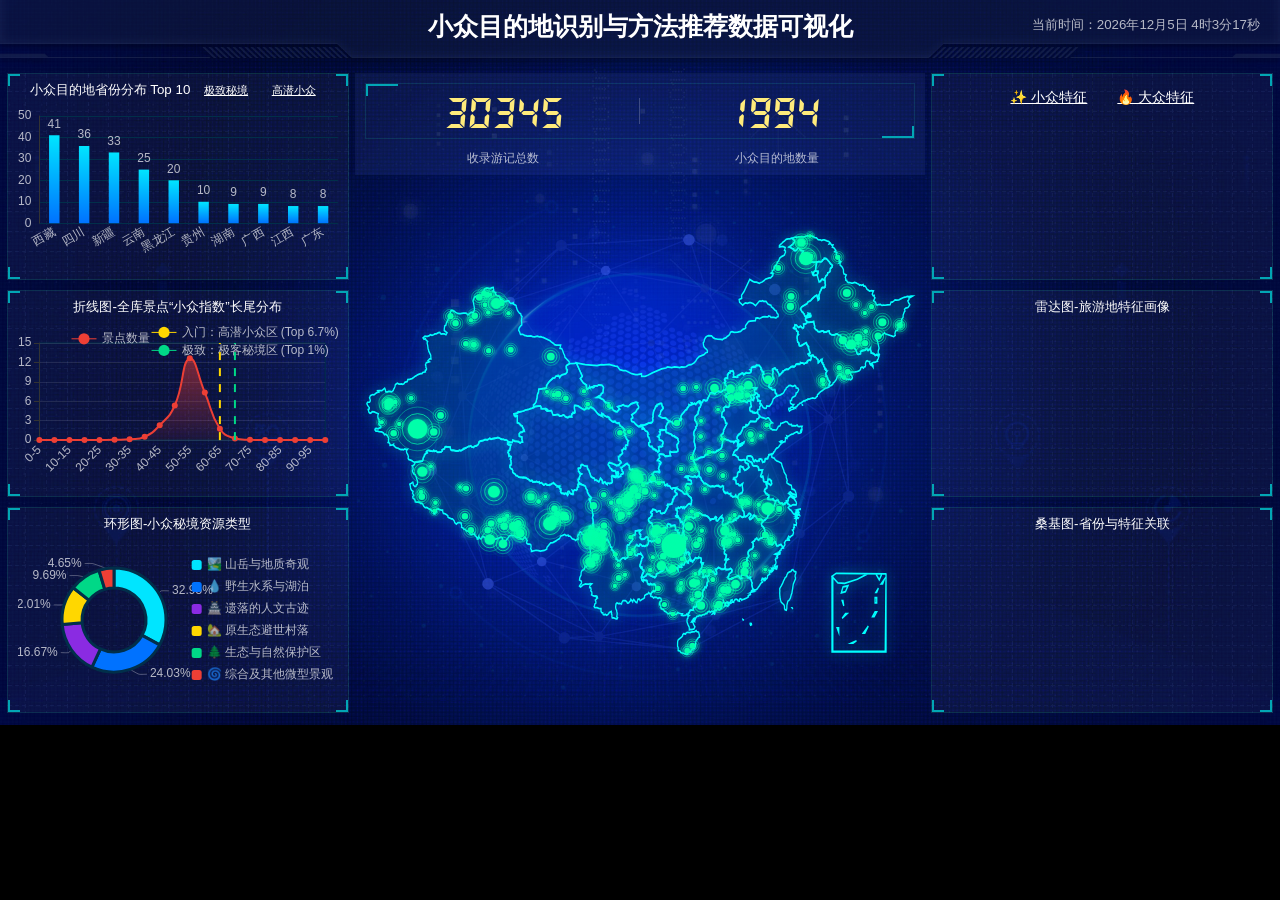
<file: index.html>
<!DOCTYPE html>
<html lang="en">
  <head>
    <meta charset="UTF-8" />
    <meta name="viewport" content="width=device-width, initial-scale=1.0" />
    <title>Document</title>
    <link rel="stylesheet" href="css/index.css" />
  </head>

  <body>
    <header>
      <h1>小众目的地识别与方法推荐数据可视化</h1>
      <div class="showTime">当前时间：2020年3月17-0时54分14秒</div>
      <script>
        var t = null;
        t = setTimeout(time, 1000); //開始运行
        function time() {
          clearTimeout(t); //清除定时器
          dt = new Date();
          var y = dt.getFullYear();
          var mt = dt.getMonth() + 1;
          var day = dt.getDate();
          var h = dt.getHours(); //获取时
          var m = dt.getMinutes(); //获取分
          var s = dt.getSeconds(); //获取秒
          document.querySelector(".showTime").innerHTML =
  "当前时间：" + y + "年" + mt + "月" + day + "日 " + h + "时" + m + "分" + s + "秒";
          t = setTimeout(time, 1000); //设定定时器，循环运行
        }
      </script>
    </header>
    <section class="mainbox">
      <div class="column">
        <div class="panel bar">
          <h2>小众目的地省份分布 Top 10
            <a href="javascript:;" style="font-size: 0.8em;">极致秘境</a>
            <a href="javascript:;" style="font-size: 0.8em;">高潜小众</a>
          </h2>
          <div class="chart"></div>
          <div class="panel-footer"></div>
        </div>
        <div class="panel line">
          <h2>折线图-全库景点“小众指数”长尾分布</h2>
          <div class="chart"></div>
          <div class="panel-footer"></div>
        </div>
        <div class="panel pie">
          <h2>环形图-小众秘境资源类型</h2>
          <div class="chart"></div>
          <div class="panel-footer"></div>
        </div>
      </div>
      <div class="column">
        <div class="no">
          <div class="no-hd">
            <ul>
              <li>30345</li>
              <li>1994</li>
            </ul>
          </div>
          <div class="no-bd">
            <ul>
              <li>收录游记总数</li>
              <li>小众目的地数量</li>
            </ul>
          </div>
        </div>
        <div class="map">
          <div class="chart"></div>
          <div class="map1"></div>
          <div class="map2"></div>
          <div class="map3"></div>
        </div>
      </div>

        <div class="column">

        <div class="panel wordcloud-panel">
            <div class="tab-nav">
                <a href="javascript:;" class="active" data-type="小众特征">✨ 小众特征</a>
                <a href="javascript:;" data-type="大众特征">🔥 大众特征</a>
            </div>
            <div class="chart wordcloud-chart" style="height: 240px;"></div>
            <div class="panel-footer"></div>
        </div>

        <div class="panel">
              <h2>雷达图-旅游地特征画像</h2>
              <div class="chart" id="radar"></div>
              <div class="panel-footer"></div>
        </div>

        <div class="panel">
                <h2>桑基图-省份与特征关联</h2>
                <div class="chart" id="sankey"></div>
                <div class="panel-footer"></div>
        </div>

      </div>
    </section>
    <script src="js/flexible.js"></script>
    <script src="js/jquery.js"></script>
    <script src="js/echarts.min.js"></script>

    <script src="https://cdn.bootcdn.net/ajax/libs/echarts-wordcloud/1.1.3/echarts-wordcloud.min.js"></script>    <script src="js/index.js"></script>
    <script src="js/china.js"></script>
    <script src="js/myMap.js"></script>
  </body>
</html>
</file>
<file: css/index.css>
* {
  margin: 0;
  padding: 0;
  box-sizing: border-box;
}
li {
  list-style: none;
}
@font-face {
  font-family: electronicFont;
  src: url(../font/DS-DIGIT.TTF);
}
body {
  font-family: Arial, Helvetica, sans-serif;
  margin: 0;
  padding: 0;
  /*  背景图定位 / 背景图尺寸  cover 完全铺满容器  contain 完整显示在容器内 */
  background: url(../images/bg.jpg) no-repeat #000;
  background-size: cover;
  /* 行高是字体1.15倍 */
  line-height: 1.15;
}
header {
  position: relative;
  height: 1.25rem;
  background: url(../images/head_bg.png) no-repeat top center;
  background-size: 100% 100%;
}
header h1 {
  font-size: 0.475rem;
  color: #fff;
  text-align: center;
  line-height: 1rem;
}
header .showTime {
  position: absolute;
  top: 0;
  right: 0.375rem;
  line-height: 0.9375rem;
  font-size: 0.25rem;
  color: rgba(255, 255, 255, 0.7);
}
.mainbox {
  min-width: 1024px;
  max-width: 1920px;
  padding: 0.125rem 0.125rem 0;
  display: flex;
}
.mainbox .column {
  flex: 3;
}
.mainbox .column:nth-child(2) {
  flex: 5;
  margin: 0 0.125rem 0.1875rem;
  overflow: hidden;
}
.panel {
  position: relative;
  height: 3.875rem;
  border: 1px solid rgba(25, 186, 139, 0.17);
  background: rgba(255, 255, 255, 0.04) url(../images/line\(1\).png);
  padding: 0 0.1875rem 0.5rem;
  margin-bottom: 0.1875rem;
}
.panel::before {
  position: absolute;
  top: 0;
  left: 0;
  content: "";
  width: 10px;
  height: 10px;
  border-top: 2px solid #02a6b5;
  border-left: 2px solid #02a6b5;
}
.panel::after {
  position: absolute;
  top: 0;
  right: 0;
  content: "";
  width: 10px;
  height: 10px;
  border-top: 2px solid #02a6b5;
  border-right: 2px solid #02a6b5;
}
.panel .panel-footer {
  position: absolute;
  left: 0;
  bottom: 0;
  width: 100%;
}
.panel .panel-footer::before {
  position: absolute;
  bottom: 0;
  left: 0;
  content: "";
  width: 10px;
  height: 10px;
  border-bottom: 2px solid #02a6b5;
  border-left: 2px solid #02a6b5;
}
.panel .panel-footer::after {
  position: absolute;
  bottom: 0;
  right: 0;
  content: "";
  width: 10px;
  height: 10px;
  border-bottom: 2px solid #02a6b5;
  border-right: 2px solid #02a6b5;
}
.panel h2 {
  height: 0.6rem;
  line-height: 0.6rem;
  text-align: center;
  color: #fff;
  font-size: 0.25rem;
  font-weight: 400;
}
.panel h2 a {
  margin: 0 0.1875rem;
  color: #fff;
  text-decoration: underline;
}
.panel .chart {
  height: 3rem;
}
.no {
  background: rgba(101, 132, 226, 0.1);
  padding: 0.1875rem;
}
.no .no-hd {
  position: relative;
  border: 1px solid rgba(25, 186, 139, 0.17);
}
.no .no-hd::before {
  content: "";
  position: absolute;
  width: 30px;
  height: 10px;
  border-top: 2px solid #02a6b5;
  border-left: 2px solid #02a6b5;
  top: 0;
  left: 0;
}
.no .no-hd::after {
  content: "";
  position: absolute;
  width: 30px;
  height: 10px;
  border-bottom: 2px solid #02a6b5;
  border-right: 2px solid #02a6b5;
  right: 0;
  bottom: 0;
}
.no .no-hd ul {
  display: flex;
}
.no .no-hd ul li {
  position: relative;
  flex: 1;
  text-align: center;
  height: 1rem;
  line-height: 1rem;
  font-size: 0.875rem;
  color: #ffeb7b;
  padding: 0.05rem 0;
  font-family: electronicFont;
  font-weight: bold;
}
.no .no-hd ul li:first-child::after {
  content: "";
  position: absolute;
  height: 50%;
  width: 1px;
  background: rgba(255, 255, 255, 0.2);
  right: 0;
  top: 25%;
}
.no .no-bd ul {
  display: flex;
}
.no .no-bd ul li {
  flex: 1;
  height: 0.5rem;
  line-height: 0.5rem;
  text-align: center;
  font-size: 0.225rem;
  color: rgba(255, 255, 255, 0.7);
  padding-top: 0.125rem;
}
.map {
  position: relative;
  height: 10.125rem;
}
.map .chart {
  position: absolute;
  top: 0;
  left: 0;
  z-index: 5;
  height: 10.125rem;
  width: 100%;
}
.map .map1,
.map .map2,
.map .map3 {
  position: absolute;
  top: 50%;
  left: 50%;
  transform: translate(-50%, -50%);
  width: 6.475rem;
  height: 6.475rem;
  background: url(../images/map.png) no-repeat;
  background-size: 100% 100%;
  opacity: 0.3;
}
.map .map2 {
  width: 8.0375rem;
  height: 8.0375rem;
  background-image: url(../images/lbx.png);
  opacity: 0.6;
  animation: rotate 15s linear infinite;
  z-index: 2;
}
.map .map3 {
  width: 7.075rem;
  height: 7.075rem;
  background-image: url(../images/jt.png);
  animation: rotate1 10s linear infinite;
}
@keyframes rotate {
  from {
    transform: translate(-50%, -50%) rotate(0deg);
  }
  to {
    transform: translate(-50%, -50%) rotate(360deg);
  }
}
@keyframes rotate1 {
  from {
    transform: translate(-50%, -50%) rotate(0deg);
  }
  to {
    transform: translate(-50%, -50%) rotate(-360deg);
  }
}
@media screen and (max-width: 1024px) {
  html {
    font-size: 42px !important;
  }
}
@media screen and (min-width: 1920) {
  html {
    font-size: 80px !important;
  }
}


/* 词云图顶部 Tab 导航样式 (手动复刻图2风格) */
.wordcloud-panel .tab-nav {
    display: flex;
    justify-content: center;
    gap: 30px; /* 两个按钮拉开点距离，更大气 */
    padding-top: 15px;
    margin-bottom: -10px; /* 拉近和图表的距离 */
    z-index: 10;
    position: relative;
}

.wordcloud-panel .tab-nav a {
    color: rgba(255, 255, 255, 0.7); /* 默认文字颜色调暗一点 */
    text-decoration: none;
    font-size: 14px;
    padding: 6px 20px; /* 增大内边距，让盒子看起来更大 */

    /* 👇 核心：复刻图2的背景和边框 👇 */
    background: rgba(1, 47, 74, 0.6); /* 半透明深蓝背景，和大屏背景融合 */
    border: 1px solid rgba(0, 229, 255, 0.3); /* 科技蓝半透明边框 */
    border-radius: 4px; /* 四角稍微圆润一点，更精致 */
    transition: all 0.3s ease; /* 加上过渡动画，切换时更丝滑 */
}

/* 鼠标悬浮时的反馈 */
.wordcloud-panel .tab-nav a:hover {
    color: #fff;
    border-color: rgba(0, 229, 255, 0.7);
    background: rgba(1, 47, 74, 0.9);
}

/* 👇 激活(选中)状态的高亮科技感 (核心的核心) 👇 */
.wordcloud-panel .tab-nav a.active {
    color: #00E5FF; /* 激活时文字变科技蓝 */
    border-color: #00E5FF; /* 边框变科技蓝 */
    background: rgba(1, 47, 74, 0.9);
    font-weight: bold;

    /* 核心秘籍：加上发光呼吸灯特效 */
    box-shadow: 0 0 15px rgba(0, 229, 255, 0.5); /* 柔和的发光阴影 */
}


/* 顶部 Tab 导航样式 (适配普通 panel 容器，复刻简洁文字链接风格) */
.panel .tab-nav {
    display: flex;
    justify-content: center; /* 居中 */
    gap: 30px; /* 两个链接拉开点距离 */
    padding-top: 15px; /* 下移一点，和 h2 错开位置 */
    margin-bottom: -10px; /* 拉近按钮和图表的距离 */
    z-index: 10;
    position: relative;
    background: none; /* 彻底移除背景 */
    border: none; /* 彻底移除边框 */
    box-shadow: none; /* 彻底移除阴影 */
}

.panel .tab-nav a {
    /* ✨ 关键：不要图标，不要背景，只要纯文字下划线链接 */
    color: #fff; /* 默认文字颜色白 */
    text-decoration: underline; /* 加上经典的下划线，和左上 Top 10 风格一致 */
    background: none;
    border: none;
    padding: 0; /* 移除内边距 */
    box-shadow: none;
    cursor: pointer;
    font-size: 14px;
    font-weight: normal; /* 不要加粗 */
    transition: all 0.3s ease;
}

/* 移除鼠标悬浮反馈，彻底干净化 */
.panel .tab-nav a:hover {
    color: #fff;
    opacity: 0.8; /* 稍微透明一点表示可交互即可 */
    background: none;
    border: none;
    box-shadow: none;
}

/* 选中(激活)状态的样式，也保持简洁 */
.panel .tab-nav a.active {
    color: #fff; /* 激活时颜色不变 */
    font-weight: normal; /* 不加粗 */
    text-decoration: underline; /* 加上经典的下划线 */
    background: none;
    border: none;
    box-shadow: none;
}
</file>
